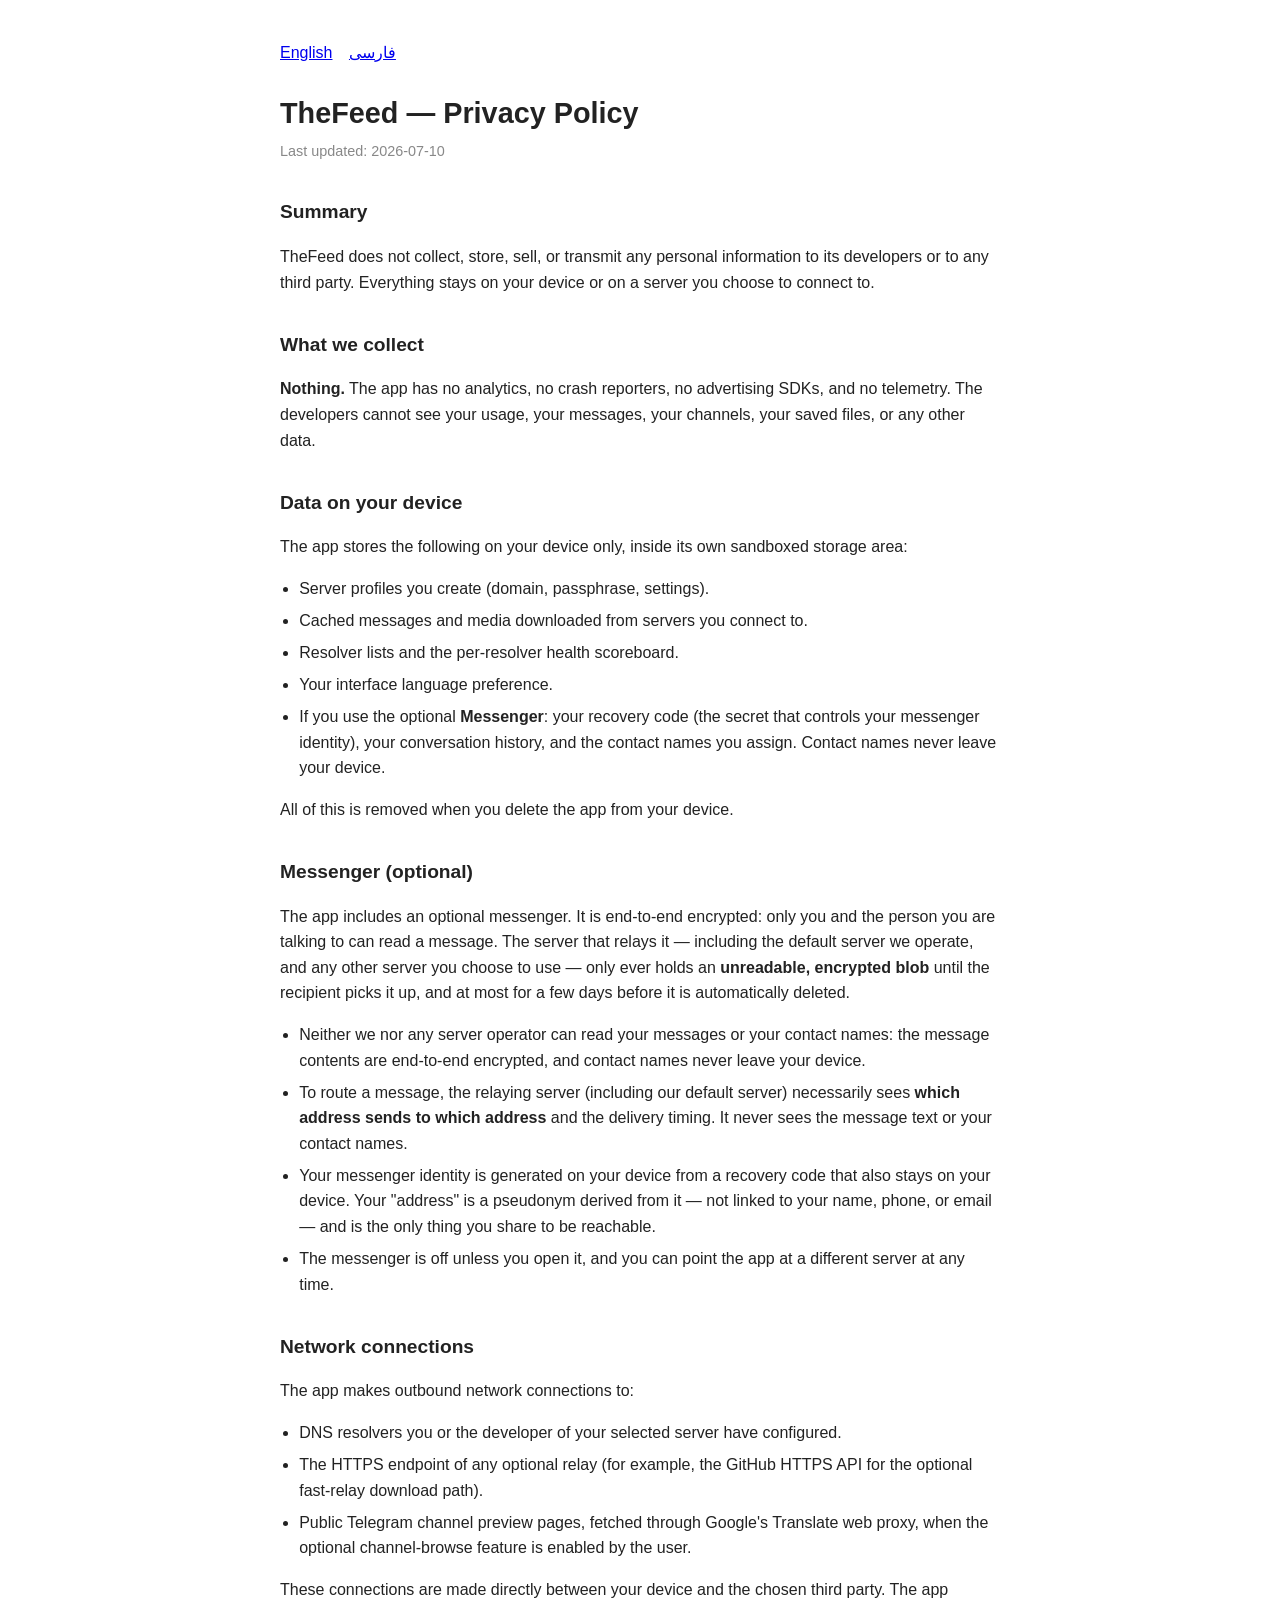
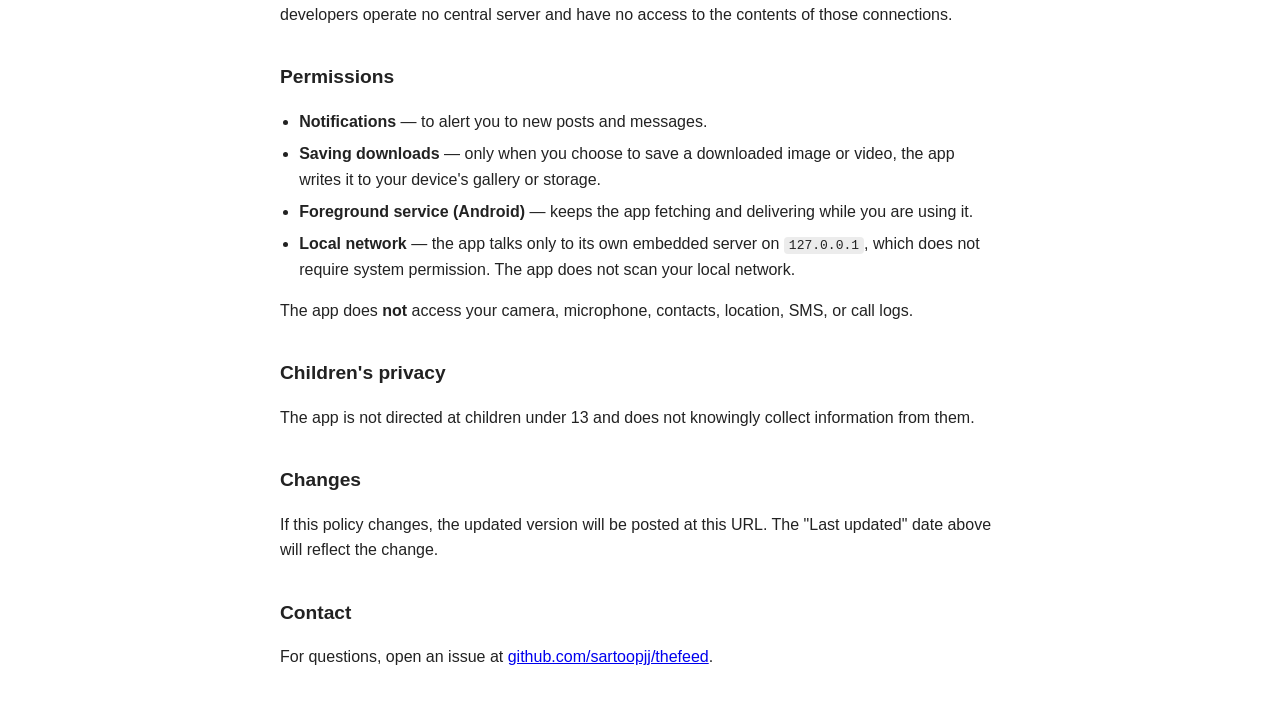
<file: docs/privacy-policy.html>
<!doctype html>
<html lang="en">
<head>
  <meta charset="utf-8">
  <meta name="viewport" content="width=device-width,initial-scale=1">
  <title>TheFeed — Privacy Policy</title>
  <style>
    :root { color-scheme: light dark; }
    body {
      font-family: -apple-system, BlinkMacSystemFont, "Segoe UI", Roboto, sans-serif;
      max-width: 720px;
      margin: 40px auto;
      padding: 0 20px;
      line-height: 1.6;
      color: #222;
    }
    @media (prefers-color-scheme: dark) {
      body { background: #111; color: #ddd; }
      a { color: #6cb6ff; }
    }
    h1 { font-size: 1.8em; margin-bottom: 0; }
    h2 { font-size: 1.2em; margin-top: 1.8em; }
    .updated { color: #888; font-size: .9em; margin-top: 4px; }
    ul { padding-left: 1.2em; }
    li { margin: .4em 0; }
    code { background: rgba(127,127,127,.15); padding: 1px 5px; border-radius: 4px; }
    .lang-switch { margin-bottom: 24px; }
    .lang-switch a { margin-right: 12px; }
    section[hidden] { display: none; }
    [dir="rtl"] { direction: rtl; text-align: right; }
    [dir="rtl"] ul { padding-right: 1.2em; padding-left: 0; }
  </style>
</head>
<body>

<div class="lang-switch">
  <a href="#" onclick="show('en');return false">English</a>
  <a href="#" onclick="show('fa');return false">فارسی</a>
</div>

<section id="en">
  <h1>TheFeed — Privacy Policy</h1>
  <p class="updated">Last updated: 2026-07-10</p>

  <h2>Summary</h2>
  <p>
    TheFeed does not collect, store, sell, or transmit any personal information
    to its developers or to any third party. Everything stays on your device or
    on a server you choose to connect to.
  </p>

  <h2>What we collect</h2>
  <p>
    <strong>Nothing.</strong> The app has no analytics, no crash reporters, no
    advertising SDKs, and no telemetry. The developers cannot see your usage,
    your messages, your channels, your saved files, or any other data.
  </p>

  <h2>Data on your device</h2>
  <p>
    The app stores the following on your device only, inside its own sandboxed
    storage area:
  </p>
  <ul>
    <li>Server profiles you create (domain, passphrase, settings).</li>
    <li>Cached messages and media downloaded from servers you connect to.</li>
    <li>Resolver lists and the per-resolver health scoreboard.</li>
    <li>Your interface language preference.</li>
    <li>If you use the optional <strong>Messenger</strong>: your recovery code (the secret that controls your messenger identity), your conversation history, and the contact names you assign. Contact names never leave your device.</li>
  </ul>
  <p>
    All of this is removed when you delete the app from your device.
  </p>

  <h2>Messenger (optional)</h2>
  <p>
    The app includes an optional messenger. It is end-to-end encrypted: only
    you and the person you are talking to can read a message. The server that
    relays it — including the default server we operate, and any other server you
    choose to use — only ever holds an <strong>unreadable, encrypted blob</strong>
    until the recipient picks it up, and at most for a few days before it is
    automatically deleted.
  </p>
  <ul>
    <li>Neither we nor any server operator can read your messages or your contact names: the message contents are end-to-end encrypted, and contact names never leave your device.</li>
    <li>To route a message, the relaying server (including our default server) necessarily sees <strong>which address sends to which address</strong> and the delivery timing. It never sees the message text or your contact names.</li>
    <li>Your messenger identity is generated on your device from a recovery code that also stays on your device. Your "address" is a pseudonym derived from it — not linked to your name, phone, or email — and is the only thing you share to be reachable.</li>
    <li>The messenger is off unless you open it, and you can point the app at a different server at any time.</li>
  </ul>

  <h2>Network connections</h2>
  <p>
    The app makes outbound network connections to:
  </p>
  <ul>
    <li>DNS resolvers you or the developer of your selected server have configured.</li>
    <li>The HTTPS endpoint of any optional relay (for example, the GitHub HTTPS API for the optional fast-relay download path).</li>
    <li>Public Telegram channel preview pages, fetched through Google's Translate web proxy, when the optional channel-browse feature is enabled by the user.</li>
  </ul>
  <p>
    These connections are made directly between your device and the chosen
    third party. The app developers operate no central server and have no
    access to the contents of those connections.
  </p>

  <h2>Permissions</h2>
  <ul>
    <li><strong>Notifications</strong> — to alert you to new posts and messages.</li>
    <li><strong>Saving downloads</strong> — only when you choose to save a downloaded image or video, the app writes it to your device's gallery or storage.</li>
    <li><strong>Foreground service (Android)</strong> — keeps the app fetching and delivering while you are using it.</li>
    <li><strong>Local network</strong> — the app talks only to its own embedded server on <code>127.0.0.1</code>, which does not require system permission. The app does not scan your local network.</li>
  </ul>
  <p>The app does <strong>not</strong> access your camera, microphone, contacts, location, SMS, or call logs.</p>

  <h2>Children's privacy</h2>
  <p>
    The app is not directed at children under 13 and does not knowingly collect
    information from them.
  </p>

  <h2>Changes</h2>
  <p>
    If this policy changes, the updated version will be posted at this URL.
    The "Last updated" date above will reflect the change.
  </p>

  <h2>Contact</h2>
  <p>
    For questions, open an issue at
    <a href="https://github.com/sartoopjj/thefeed/issues">github.com/sartoopjj/thefeed</a>.
  </p>
</section>

<section id="fa" hidden dir="rtl">
  <h1>TheFeed — حریم خصوصی</h1>
  <p class="updated">آخرین به‌روزرسانی: ۲۰۲۶/۰۷/۱۰</p>

  <h2>خلاصه</h2>
  <p>
    این برنامه هیچ اطلاعات شخصی‌ای را جمع‌آوری، ذخیره، فروش یا به سرور
    سازنده ارسال نمی‌کند. تمام داده‌ها روی دستگاه شما یا روی سروری که خودتان
    انتخاب می‌کنید باقی می‌ماند.
  </p>

  <h2>چه چیزی جمع‌آوری می‌کنیم</h2>
  <p>
    <strong>هیچ چیز.</strong> این برنامه هیچ سرویس آنالیتیکس، گزارش کرش،
    تبلیغات یا تله‌متری ندارد. سازنده‌ی برنامه به استفاده، پیام‌ها، کانال‌ها،
    فایل‌های ذخیره‌شده یا هیچ داده‌ی دیگری از شما دسترسی ندارد.
  </p>

  <h2>داده‌های روی دستگاه</h2>
  <p>
    برنامه فقط روی فضای ذخیره‌سازی محلی خود این داده‌ها را نگه می‌دارد:
  </p>
  <ul>
    <li>پروفایل سرورهایی که می‌سازید (دامنه، رمز، تنظیمات).</li>
    <li>پیام‌ها و رسانه‌های دانلود‌شده از سرور انتخابی.</li>
    <li>لیست ریزالورها و امتیازهای سلامتی هرکدام.</li>
    <li>زبان رابط کاربری انتخابی شما.</li>
    <li>اگر از <strong>پیام‌رسان</strong> اختیاری استفاده کنید: کد بازیابی شما (رمزی که هویت پیام‌رسان شما را کنترل می‌کند)، تاریخچه‌ی گفتگوها و نام‌هایی که برای مخاطبان می‌گذارید. نام مخاطبان هرگز از دستگاه شما خارج نمی‌شود.</li>
  </ul>
  <p>با حذف برنامه از دستگاه، همه‌ی این داده‌ها هم پاک می‌شود.</p>

  <h2>پیام‌رسان (اختیاری)</h2>
  <p>
    برنامه یک پیام‌رسان اختیاری دارد. این پیام‌رسان رمزنگاری سرتاسری دارد: فقط
    شما و طرف مقابل می‌توانید پیام را بخوانید. سروری که پیام را منتقل می‌کند —
    از جمله سرور پیش‌فرضی که ما اداره می‌کنیم و هر سرور دیگری که خودتان انتخاب کنید —
    فقط یک <strong>بسته‌ی رمزشده و غیرقابل‌خواندن</strong> را تا زمانی که گیرنده
    آن را دریافت کند نگه می‌دارد و حداکثر چند روز، سپس به‌صورت خودکار پاک می‌شود.
  </p>
  <ul>
    <li>نه ما و نه هیچ گرداننده‌ی سروری نمی‌تواند پیام‌ها یا نام مخاطبان شما را بخواند: متن پیام‌ها رمزنگاری سرتاسری است و نام مخاطبان هرگز از دستگاه شما خارج نمی‌شود.</li>
    <li>برای مسیریابی پیام، سرور منتقل‌کننده (از جمله سرور پیش‌فرض ما) ناگزیر می‌بیند که <strong>کدام آدرس به کدام آدرس</strong> پیام می‌فرستد و زمان تحویل را می‌داند. اما هرگز متن پیام یا نام مخاطبان شما را نمی‌بیند.</li>
    <li>هویت پیام‌رسان شما روی دستگاهتان از یک کد بازیابی ساخته می‌شود که آن هم روی دستگاه می‌ماند. «آدرس» شما یک نام مستعار مشتق‌شده از آن است — به نام، شماره تلفن یا ایمیل شما وصل نیست — و تنها چیزی است که برای در دسترس بودن به اشتراک می‌گذارید.</li>
    <li>پیام‌رسان تا وقتی آن را باز نکنید خاموش است و هر زمان می‌توانید برنامه را به سرور دیگری وصل کنید.</li>
  </ul>

  <h2>اتصال به شبکه</h2>
  <p>برنامه به این موارد متصل می‌شود:</p>
  <ul>
    <li>ریزالورهای DNS که شما یا سازنده‌ی سرور انتخابی پیکربندی کرده‌اید.</li>
    <li>HTTPS رله‌های اختیاری (مثلاً GitHub برای مسیر دانلود سریع اختیاری).</li>
    <li>صفحات پیش‌نمایش کانال‌های عمومی تلگرام از طریق پروکسی وب گوگل ترنسلیت — فقط وقتی کاربر این قابلیت اختیاری را فعال کند.</li>
  </ul>
  <p>
    این اتصال‌ها مستقیماً بین دستگاه شما و طرف سوم برقرار می‌شوند. سازنده
    سرور مرکزی ندارد و به محتوای این اتصال‌ها دسترسی ندارد.
  </p>

  <h2>مجوزها</h2>
  <ul>
    <li><strong>اعلان‌ها</strong> — برای اطلاع‌رسانی پست‌ها و پیام‌های جدید.</li>
    <li><strong>ذخیره‌ی دانلودها</strong> — فقط وقتی خودتان تصمیم به ذخیره‌ی عکس یا ویدیوی دانلودشده بگیرید، برنامه آن را در گالری یا حافظه‌ی دستگاه می‌نویسد.</li>
    <li><strong>سرویس پیش‌زمینه (اندروید)</strong> — تا وقتی از برنامه استفاده می‌کنید، دریافت و تحویل پیام‌ها را ادامه می‌دهد.</li>
    <li><strong>شبکه‌ی محلی</strong> — برنامه فقط با سرور داخلی روی <code>127.0.0.1</code> کار می‌کند که به مجوز سیستمی نیاز ندارد و شبکه‌ی محلی شما را اسکن نمی‌کند.</li>
  </ul>
  <p>برنامه به دوربین، میکروفون، مخاطبان، موقعیت مکانی، پیامک یا گزارش تماس‌های شما دسترسی <strong>ندارد</strong>.</p>

  <h2>کودکان</h2>
  <p>این برنامه برای کودکان زیر ۱۳ سال طراحی نشده.</p>

  <h2>تغییرات</h2>
  <p>هر تغییری در این متن، در همین آدرس منتشر می‌شود.</p>

  <h2>تماس</h2>
  <p>
    برای سؤال یا گزارش مشکل:
    <a href="https://github.com/sartoopjj/thefeed/issues">github.com/sartoopjj/thefeed</a>
  </p>
</section>

<script>
  function show(lang) {
    document.getElementById('en').hidden = (lang !== 'en');
    document.getElementById('fa').hidden = (lang !== 'fa');
    document.documentElement.lang = lang;
  }
  // Auto-pick on load.
  if ((navigator.language || '').toLowerCase().startsWith('fa')) show('fa');
</script>

</body>
</html>
</file>
